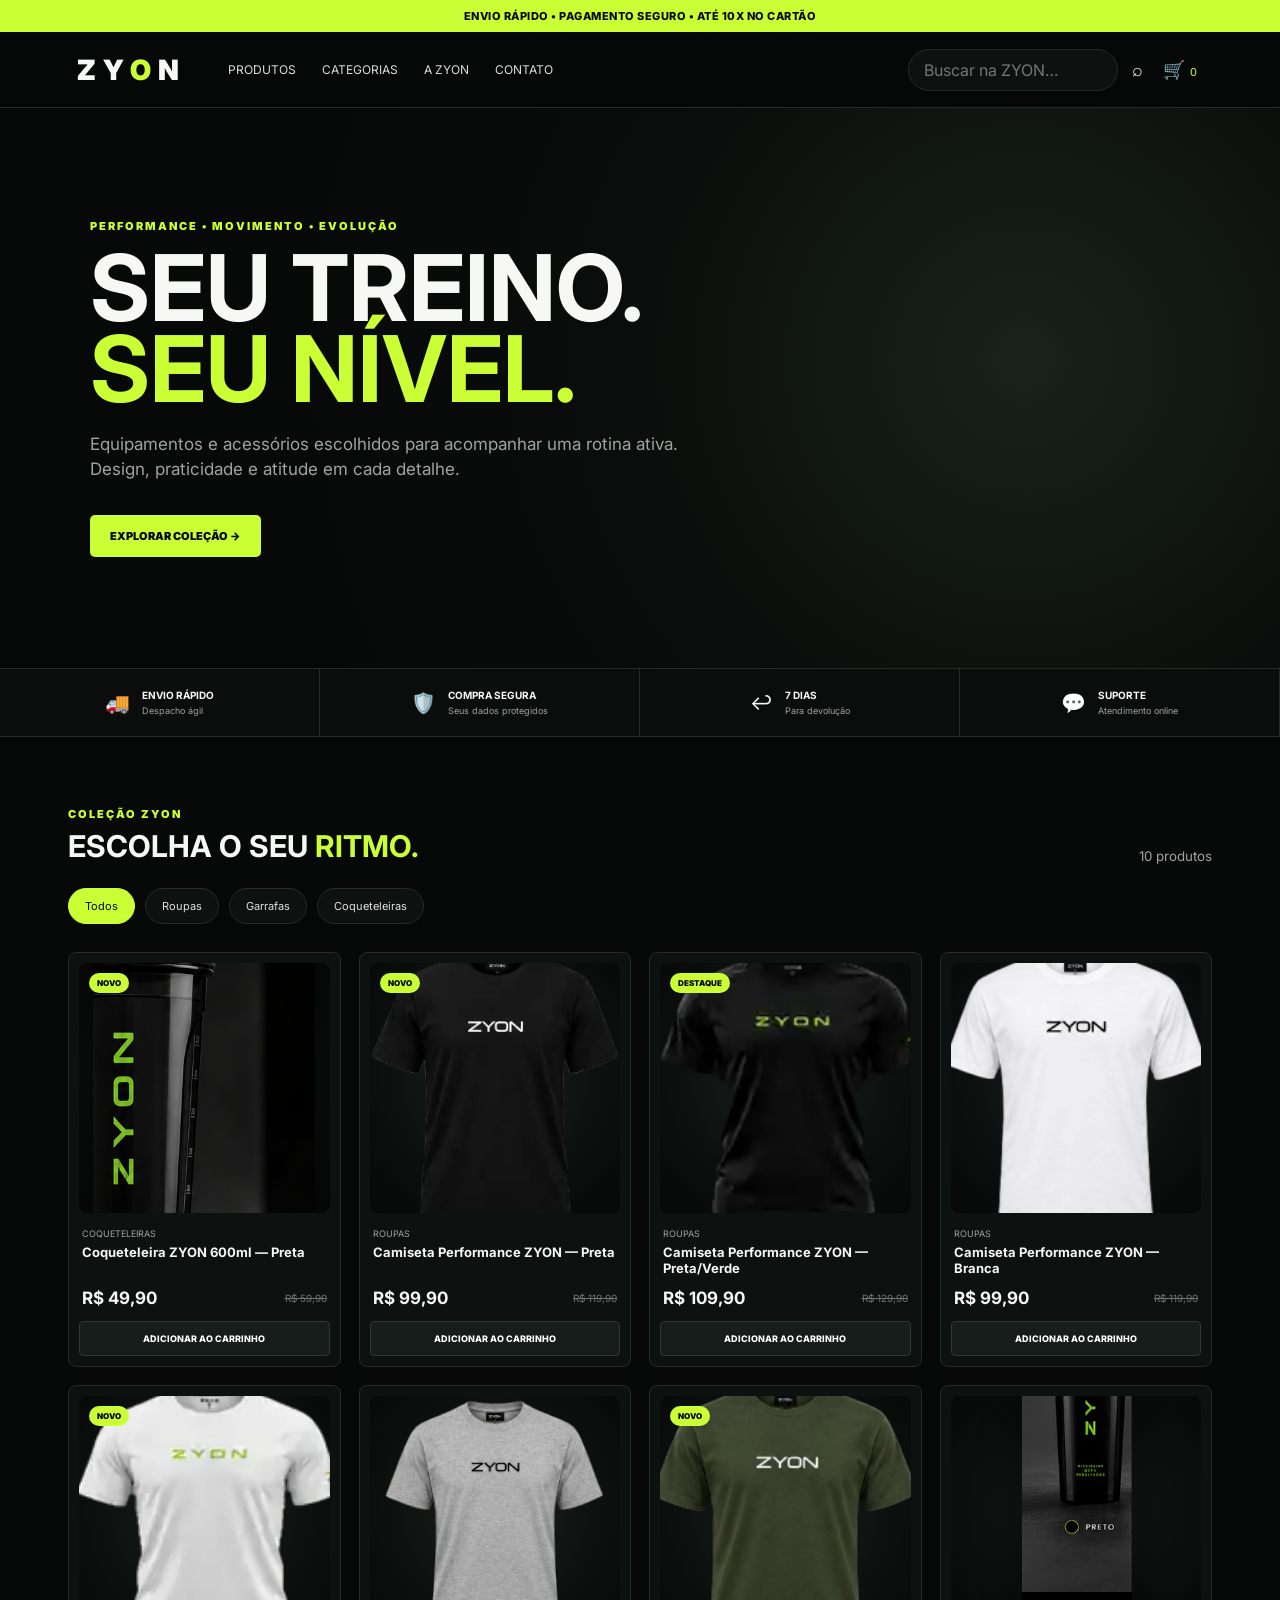
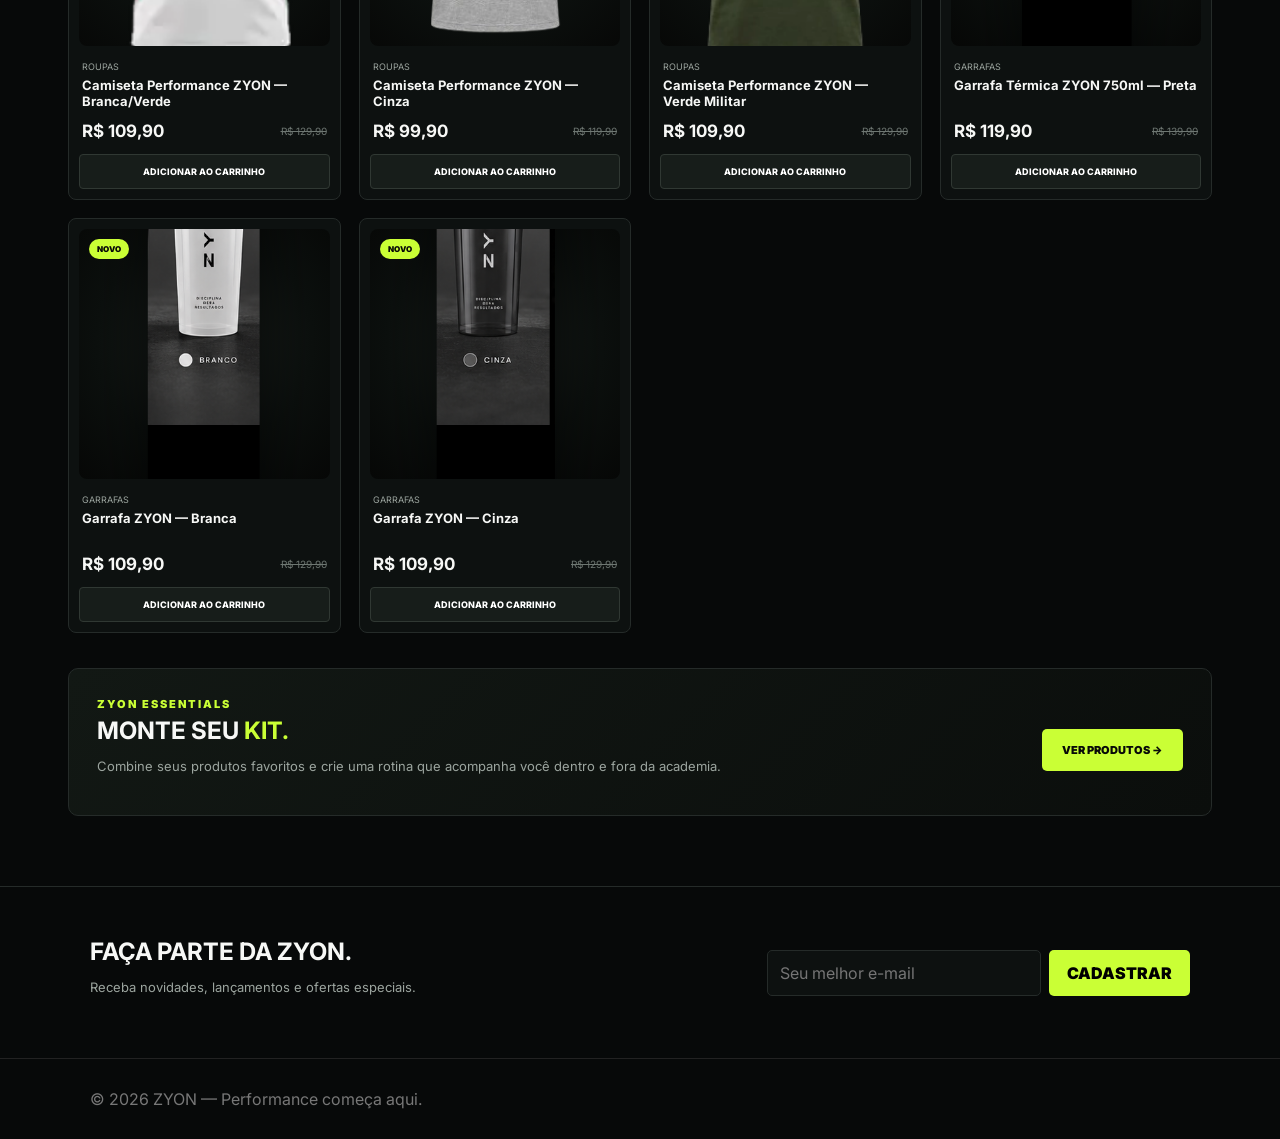
<file: index.html>
<!doctype html><html lang="pt-BR"><head><meta charset="utf-8"><meta name="viewport" content="width=device-width,initial-scale=1"><title>ZYON — Performance começa aqui</title><meta name="description" content="ZYON — performance, movimento e evolução."><link rel="stylesheet" href="fix-images.css"><style>@import url('https://fonts.googleapis.com/css2?family=Inter:wght@400;500;600;700;800;900&display=swap');:root{--bg:#070909;--surface:#0d1110;--line:#252b29;--text:#f7f8f6;--muted:#9ca59f;--lime:#caff35}*{box-sizing:border-box}html{scroll-behavior:smooth}body{margin:0;background:var(--bg);color:var(--text);font-family:Inter,Arial,sans-serif}a{text-decoration:none;color:inherit}button,input{font:inherit}.top{background:var(--lime);color:#080a08;text-align:center;padding:9px;font-size:11px;font-weight:800;letter-spacing:.5px}header{height:76px;border-bottom:1px solid var(--line);background:rgba(7,9,9,.95);backdrop-filter:blur(15px);position:sticky;top:0;z-index:20;display:flex;align-items:center;padding:0 6%;gap:42px}.logo{font-size:28px;font-weight:900;letter-spacing:7px}.logo em{font-style:normal;color:var(--lime)}nav{display:flex;gap:26px;flex:1}nav a{font-size:12px;color:#d7ddd9}nav a:hover{color:var(--lime)}.header-actions{display:flex;align-items:center;gap:8px}.search{width:210px;border:1px solid var(--line);background:#0d1110;border-radius:22px;padding:10px 15px;color:white;outline:none}.icon{background:none;border:0;color:white;cursor:pointer;font-size:18px}.count{color:var(--lime);font-size:11px}.hero{min-height:560px;display:flex;align-items:center;padding:70px 7%;background:radial-gradient(circle at 80% 45%,#19221c 0,#0a0d0b 38%,#070909 70%)}.hero-content{max-width:700px}.eyebrow{color:var(--lime);font-size:11px;font-weight:900;letter-spacing:2px}.hero h1{font-size:clamp(52px,8vw,92px);line-height:.88;margin:15px 0 22px}.hero h1 span,h2 span{color:var(--lime)}.hero p{color:var(--muted);font-size:17px;line-height:1.5;max-width:600px}.btn{display:inline-block;margin-top:15px;background:var(--lime);color:#080a08;padding:14px 20px;border-radius:5px;font-size:11px;font-weight:900}.trust{display:grid;grid-template-columns:repeat(4,1fr);border-top:1px solid var(--line);border-bottom:1px solid var(--line);background:#0a0d0c}.trust div{padding:20px;display:flex;gap:12px;align-items:center;justify-content:center;border-right:1px solid var(--line);font-size:20px}.trust span{display:flex;flex-direction:column;gap:4px}.trust b{font-size:10px}.trust small{font-size:9px;color:var(--muted)}.wrap{max-width:1180px;margin:auto;padding:70px 18px}.head{display:flex;justify-content:space-between;align-items:end;margin-bottom:24px}.head h2{margin:7px 0 0;font-size:30px}.head>small{color:var(--muted)}.categories{display:flex;gap:10px;flex-wrap:wrap;margin-bottom:28px}.cat{border:1px solid var(--line);background:var(--surface);color:#dfe4e1;border-radius:22px;padding:10px 16px;font-size:11px;cursor:pointer}.cat.active,.cat:hover{background:var(--lime);color:#080a08;border-color:var(--lime)}.grid{display:grid;grid-template-columns:repeat(4,1fr);gap:18px}.card{background:var(--surface);border:1px solid var(--line);border-radius:8px;padding:10px;transition:.2s;overflow:hidden}.card:hover{transform:translateY(-4px);border-color:#48534c}.pic{height:250px;background:radial-gradient(circle at 50% 45%,#1b211e 0,#0c100e 58%,#070807 100%);display:flex;align-items:center;justify-content:center;position:relative;border-radius:8px;overflow:hidden}.pic .shirt-direct-img{width:100%!important;height:100%!important;max-width:100%!important;max-height:100%!important;display:block!important;object-fit:contain!important;object-position:center!important;padding:10px!important;margin:0!important;transform:none!important;filter:none!important}.pic.shirt .shirt-sprite-wrap{width:100%!important;height:100%!important;overflow:hidden!important;position:relative!important;background-image:url('assets/zyon-shirts-2026.webp?v=gray9')!important;background-repeat:no-repeat!important;background-size:400% 200%!important;background-position:66.666% 100%!important}.pic.shirt .shirt-sprite-img{display:none!important}.pic.shirt .shirt-clean-img{width:100%!important;height:100%!important;max-width:100%!important;max-height:100%!important;display:block!important;object-fit:contain!important;object-position:center!important;padding:0!important;margin:0!important;transform:scale(1.12)!important;filter:none!important}.pic>img{width:100%;height:100%;display:block;object-fit:contain;padding:10px}.shirt-arrow{position:absolute;top:50%;transform:translateY(-50%);width:30px;height:30px;border:1px solid #505951;background:rgba(7,9,9,.78);color:white;border-radius:50%;cursor:pointer;z-index:6;font-size:18px;line-height:26px}.shirt-arrow:hover{background:var(--lime);color:#080a08;border-color:var(--lime)}.shirt-arrow.left{left:8px;display:none}.shirt-arrow.right{right:8px}.shirt-view.back+.shirt-arrow.right{display:none}.shirt-view.back~.shirt-arrow.left{display:block}.tag{position:absolute;left:10px;top:10px;z-index:5;background:var(--lime);color:#070907;padding:5px 8px;border-radius:10px;font-size:8px;font-weight:900}.card small{display:block;color:var(--muted);font-size:9px;margin:15px 3px 5px}.card h3{font-size:13px;margin:0 3px 12px;min-height:32px}.price{display:flex;align-items:center;justify-content:space-between;margin:0 3px}.price strong{font-size:17px}.old{text-decoration:line-through;color:#6e7772;font-size:10px}.add{width:100%;margin-top:13px;background:#171d1a;color:white;border:1px solid #303833;border-radius:4px;padding:11px;font-size:9px;font-weight:800;cursor:pointer}.add:hover{background:var(--lime);color:#070907;border-color:var(--lime)}.promo{margin-top:35px;background:linear-gradient(135deg,#121814,#0b0e0c);border:1px solid var(--line);border-radius:10px;padding:28px;display:flex;justify-content:space-between;align-items:center;gap:20px}.promo h2{margin:5px 0}.promo p{color:var(--muted);font-size:13px}.newsletter{border-top:1px solid var(--line);padding:50px 7%;display:flex;justify-content:space-between;gap:20px;align-items:center}.newsletter h2{margin:0}.newsletter p{color:var(--muted);font-size:13px}.newsletter form{display:flex;gap:8px}.newsletter input{background:#0d1110;border:1px solid var(--line);color:white;padding:12px;border-radius:5px}.newsletter button{background:var(--lime);border:0;padding:12px 18px;border-radius:5px;font-weight:900}.cart{position:fixed;inset:0;background:rgba(0,0,0,.55);z-index:40;display:none}.cart.show{display:block}.cart-panel{position:absolute;right:0;top:0;height:100%;width:min(460px,100%);background:#0b0e0c;border-left:1px solid #333;padding:22px;overflow:auto;box-shadow:-20px 0 60px #000}.cart-head{display:flex;justify-content:space-between;align-items:center}.close{background:none;border:0;color:white;font-size:28px;cursor:pointer}.cart-row{display:flex;justify-content:space-between;gap:12px;padding:14px 0;border-bottom:1px solid var(--line);align-items:center}.cart-product{display:flex;gap:12px;align-items:center;min-width:0}.cart-icon{width:72px;height:72px;border-radius:8px;background:#151a16;overflow:hidden;flex:none}.cart-icon img{width:100%;height:100%;object-fit:contain;padding:5px}.cart-product strong{font-size:12px}.cart-product small{display:block;color:var(--muted);font-size:10px;margin:5px 0}.qty{display:flex;align-items:center;gap:8px}.qty button{width:27px;height:27px;border:1px solid #333;background:#171a19;color:#fff;border-radius:5px;cursor:pointer}.cart-right{text-align:right}.cart-right b{display:block;margin-bottom:8px}.remove{border:0;background:transparent;color:#ff7777;font-size:9px;font-weight:800;cursor:pointer}.total{font-size:22px;font-weight:900;margin:22px 0}.checkout{width:100%;background:var(--lime);color:#080a08;border:0;padding:14px;border-radius:5px;font-size:11px;font-weight:900;cursor:pointer}.empty{text-align:center;padding:50px 10px;color:#8c958f}@media(max-width:900px){.grid{grid-template-columns:repeat(2,1fr)}.trust{grid-template-columns:repeat(2,1fr)}.hero{min-height:480px}.search{width:170px}nav{display:none}}@media(max-width:560px){.grid{grid-template-columns:1fr}.trust{grid-template-columns:1fr}.trust div{border-right:0;border-bottom:1px solid var(--line)}.header-actions{margin-left:auto}.search{display:none}.hero{padding:60px 7%}.promo,.newsletter{flex-direction:column;align-items:flex-start}.newsletter form{width:100%}.newsletter input{flex:1}}</style></head><body><div class="top">ENVIO RÁPIDO • PAGAMENTO SEGURO • ATÉ 10X NO CARTÃO</div><header><div class="logo">ZY<em>O</em>N</div><nav><a href="#produtos">PRODUTOS</a><a href="#categorias">CATEGORIAS</a><a href="#sobre">A ZYON</a><a href="#contato">CONTATO</a></nav><div class="header-actions"><input class="search" id="search" placeholder="Buscar na ZYON…"><button class="icon" onclick="document.getElementById('search').focus()">⌕</button><button class="icon" onclick="openCart()">🛒 <span class="count" id="count">0</span></button></div></header><section class="hero"><div class="hero-content"><div class="eyebrow">PERFORMANCE • MOVIMENTO • EVOLUÇÃO</div><h1>SEU TREINO.<br><span>SEU NÍVEL.</span></h1><p>Equipamentos e acessórios escolhidos para acompanhar uma rotina ativa. Design, praticidade e atitude em cada detalhe.</p><a class="btn" href="#produtos">EXPLORAR COLEÇÃO →</a></div></section><section class="trust"><div>🚚<span><b>ENVIO RÁPIDO</b><small>Despacho ágil</small></span></div><div>🛡️<span><b>COMPRA SEGURA</b><small>Seus dados protegidos</small></span></div><div>↩️<span><b>7 DIAS</b><small>Para devolução</small></span></div><div>💬<span><b>SUPORTE</b><small>Atendimento online</small></span></div></section><main id="produtos" class="wrap"><div class="head"><div><div class="eyebrow">COLEÇÃO ZYON</div><h2>ESCOLHA O SEU <span>RITMO.</span></h2></div><small id="info"></small></div><div id="categorias" class="categories"><button class="cat active" data-cat="Todos">Todos</button><button class="cat" data-cat="Roupas">Roupas</button><button class="cat" data-cat="Garrafas">Garrafas</button><button class="cat" data-cat="Coqueteleiras">Coqueteleiras</button></div><div class="grid" id="grid"></div><div class="promo"><div><div class="eyebrow">ZYON ESSENTIALS</div><h2>MONTE SEU <span>KIT.</span></h2><p>Combine seus produtos favoritos e crie uma rotina que acompanha você dentro e fora da academia.</p></div><a class="btn" href="#produtos">VER PRODUTOS →</a></div></main><section id="sobre" class="newsletter"><div><h2>FAÇA PARTE DA ZYON.</h2><p>Receba novidades, lançamentos e ofertas especiais.</p></div><form onsubmit="event.preventDefault();alert('Cadastro realizado!')"><input type="email" required placeholder="Seu melhor e-mail"><button>CADASTRAR</button></form></section><footer id="contato" style="padding:30px 7%;border-top:1px solid #222;color:#777">© 2026 ZYON — Performance começa aqui.</footer><div class="cart" id="cart"><div class="cart-panel"><div class="cart-head"><h2>Seu carrinho</h2><button class="close" onclick="closeCart()">×</button></div><div id="items"></div><div class="total">Total: <span id="total">R$ 0,00</span></div><button class="checkout" onclick="alert('O checkout Mercado Pago será conectado ao backend.')">PAGAR COM MERCADO PAGO →</button></div></div><script>
const products=[
{id:1,n:'Coqueteleira ZYON 600ml — Preta',c:'Coqueteleiras',p:49.9,o:59.9,t:'NOVO',img:'assets/coqueteleira-preta.png',type:'shaker'},
{id:6,n:'Camiseta Performance ZYON — Preta',c:'Roupas',p:99.9,o:119.9,t:'NOVO',img:'assets/camiseta-preta.png',type:'shirt',sprite:[2,0]},
{id:9,n:'Camiseta Performance ZYON — Preta/Verde',c:'Roupas',p:109.9,o:129.9,t:'DESTAQUE',img:'assets/camiseta-preta-verde.png',type:'shirt'},
{id:10,n:'Camiseta Performance ZYON — Branca',c:'Roupas',p:99.9,o:119.9,t:'',img:'assets/camiseta-branca.png',type:'shirt',sprite:[0,0]},
{id:11,n:'Camiseta Performance ZYON — Branca/Verde',c:'Roupas',p:109.9,o:129.9,t:'NOVO',img:'assets/camiseta-branca-verde.png',type:'shirt'},
{id:14,n:'Camiseta Performance ZYON — Cinza',c:'Roupas',p:99.9,o:119.9,t:'',img:'assets/camiseta-cinza.png',type:'shirt',sprite:[2,1]},
{id:15,n:'Camiseta Performance ZYON — Verde Militar',c:'Roupas',p:109.9,o:129.9,t:'NOVO',img:'assets/camiseta-preta-verde.png',type:'shirt',sprite:[0,1]},
{id:8,n:'Garrafa Térmica ZYON 750ml — Preta',c:'Garrafas',p:119.9,o:139.9,t:'',img:'assets/garrafa-preta.png',type:'bottle'},
{id:12,n:'Garrafa ZYON — Branca',c:'Garrafas',p:109.9,o:129.9,t:'NOVO',img:'assets/garrafa-branca.png',type:'bottle'},
{id:13,n:'Garrafa ZYON — Cinza',c:'Garrafas',p:109.9,o:129.9,t:'NOVO',img:'assets/garrafa-cinza.png',type:'bottle'}
];
let filter='Todos',cart=[];try{cart=JSON.parse(localStorage.getItem('zyonCart')||'[]')}catch(e){}
const money=v=>v.toLocaleString('pt-BR',{style:'currency',currency:'BRL'});
function shirtBox(p){
  if(p.id===10) return '<img class="shirt-clean-img" src="assets/camiseta-branca-hq2.webp?v=white3" alt="'+p.n+'" loading="eager">';
  if(p.id===14) return '<img class="shirt-clean-img" src="assets/camiseta-cinza-front-clean.webp?v=final2" alt="'+p.n+'" loading="eager">';
  if(p.id===15) return '<img class="shirt-clean-img" src="assets/camiseta-verde-hq.webp?v=green2" alt="'+p.n+'" loading="eager">';
  if(p.id===6) return '<img class="shirt-clean-img" src="assets/zyon-preta-frente-hq.webp?v=hq5" alt="'+p.n+'" loading="eager">';
  return '<img class="shirt-clean-img" src="'+p.img+'" alt="'+p.n+'" loading="eager">';
}
function render(){const q=(document.getElementById('search').value||'').toLowerCase();const list=products.filter(p=>(filter==='Todos'||p.c===filter)&&p.n.toLowerCase().includes(q));document.getElementById('info').textContent=list.length+' produtos';document.getElementById('grid').innerHTML=list.map(p=>`<article class="card"><div class="pic ${p.type}">${p.t?`<span class="tag">${p.t}</span>`:''}${p.type==='shirt'?shirtBox(p):`<img src="${p.img}" alt="${p.n}" loading="lazy">`}</div><small>${p.c.toUpperCase()}</small><h3>${p.n}</h3><div class="price"><strong>${money(p.p)}</strong>${p.o?`<span class="old">${money(p.o)}</span>`:''}</div><button class="add" onclick="add(${p.id})">ADICIONAR AO CARRINHO</button></article>`).join('')||'<p>Nenhum produto encontrado.</p>';renderCart()}
function setShirt(){return}
function add(id){cart.push(id);save();openCart()}function removeOne(id){const i=cart.indexOf(id);if(i>-1)cart.splice(i,1);save()}function increase(id){cart.push(id);save()}function removeAll(id){cart=cart.filter(x=>x!==id);save()}function save(){localStorage.setItem('zyonCart',JSON.stringify(cart));renderCart()}function renderCart(){const counts={};cart.forEach(id=>counts[id]=(counts[id]||0)+1);const rows=Object.entries(counts).map(([id,n])=>{const p=products.find(x=>x.id==id);if(!p)return '';return `<div class="cart-row"><div class="cart-product"><div class="cart-icon"><img src="${p.img}" alt=""></div><div><strong>${p.n}</strong><small>${money(p.p)} cada</small><div class="qty"><button onclick="removeOne(${p.id})">−</button><span>${n}</span><button onclick="increase(${p.id})">+</button></div></div></div><div class="cart-right"><b>${money(p.p*n)}</b><button class="remove" onclick="removeAll(${p.id})">REMOVER</button></div></div>`}).join('');document.getElementById('items').innerHTML=rows||'<div class="empty">🛒<br><br>Seu carrinho está vazio.</div>';const total=cart.reduce((s,id)=>{const p=products.find(x=>x.id==id);return s+(p?p.p:0)},0);document.getElementById('total').textContent=money(total);document.getElementById('count').textContent=cart.length}
function openCart(){document.getElementById('cart').classList.add('show')}function closeCart(){document.getElementById('cart').classList.remove('show')}
document.querySelectorAll('.cat').forEach(b=>b.onclick=()=>{document.querySelectorAll('.cat').forEach(x=>x.classList.remove('active'));b.classList.add('active');filter=b.dataset.cat;render()});document.getElementById('search').addEventListener('input',render);render();
</script></body></html>
</file>
<file: fix-images.css>
.pic img{width:100%!important;height:100%!important;display:block!important;object-fit:contain!important;object-position:center!important;padding:10px!important;transform:none!important;filter:saturate(.96) contrast(1.03) drop-shadow(0 15px 16px rgba(0,0,0,.7))!important}
.pic.shirt img{transform:scale(1.05)!important}
.pic.bottle img{transform:scale(2.15)!important;padding:0!important}
.pic.shaker img{transform:scale(2.05)!important;padding:0!important}
.cart-icon img{width:100%!important;height:100%!important;object-fit:contain!important;padding:5px!important;transform:none!important}

/* Sprite das camisetas: 4 colunas x 2 linhas.
   [0,0] branca frente | [1,0] branca costas | [2,0] preta frente | [3,0] preta costas
   [0,1] verde frente  | [1,1] verde costas  | [2,1] cinza frente | [3,1] cinza costas */
.pic.shirt .shirt-sprite{
  width:100%!important;
  height:100%!important;
  background-image:url('assets/zyon-shirts-2026.webp?v=shirt-hq5')!important;
  background-repeat:no-repeat!important;
  background-size:400% 200%!important;
  background-color:transparent!important;
  display:block!important;
  transform:none!important;
  filter:none!important;
}
.pic.shirt .shirt-white{background-position:0 0!important;}
.pic.shirt .shirt-green{background-position:0 100%!important;}
.pic.shirt .shirt-gray{background-position:66.6667% 100%!important;}
</file>
